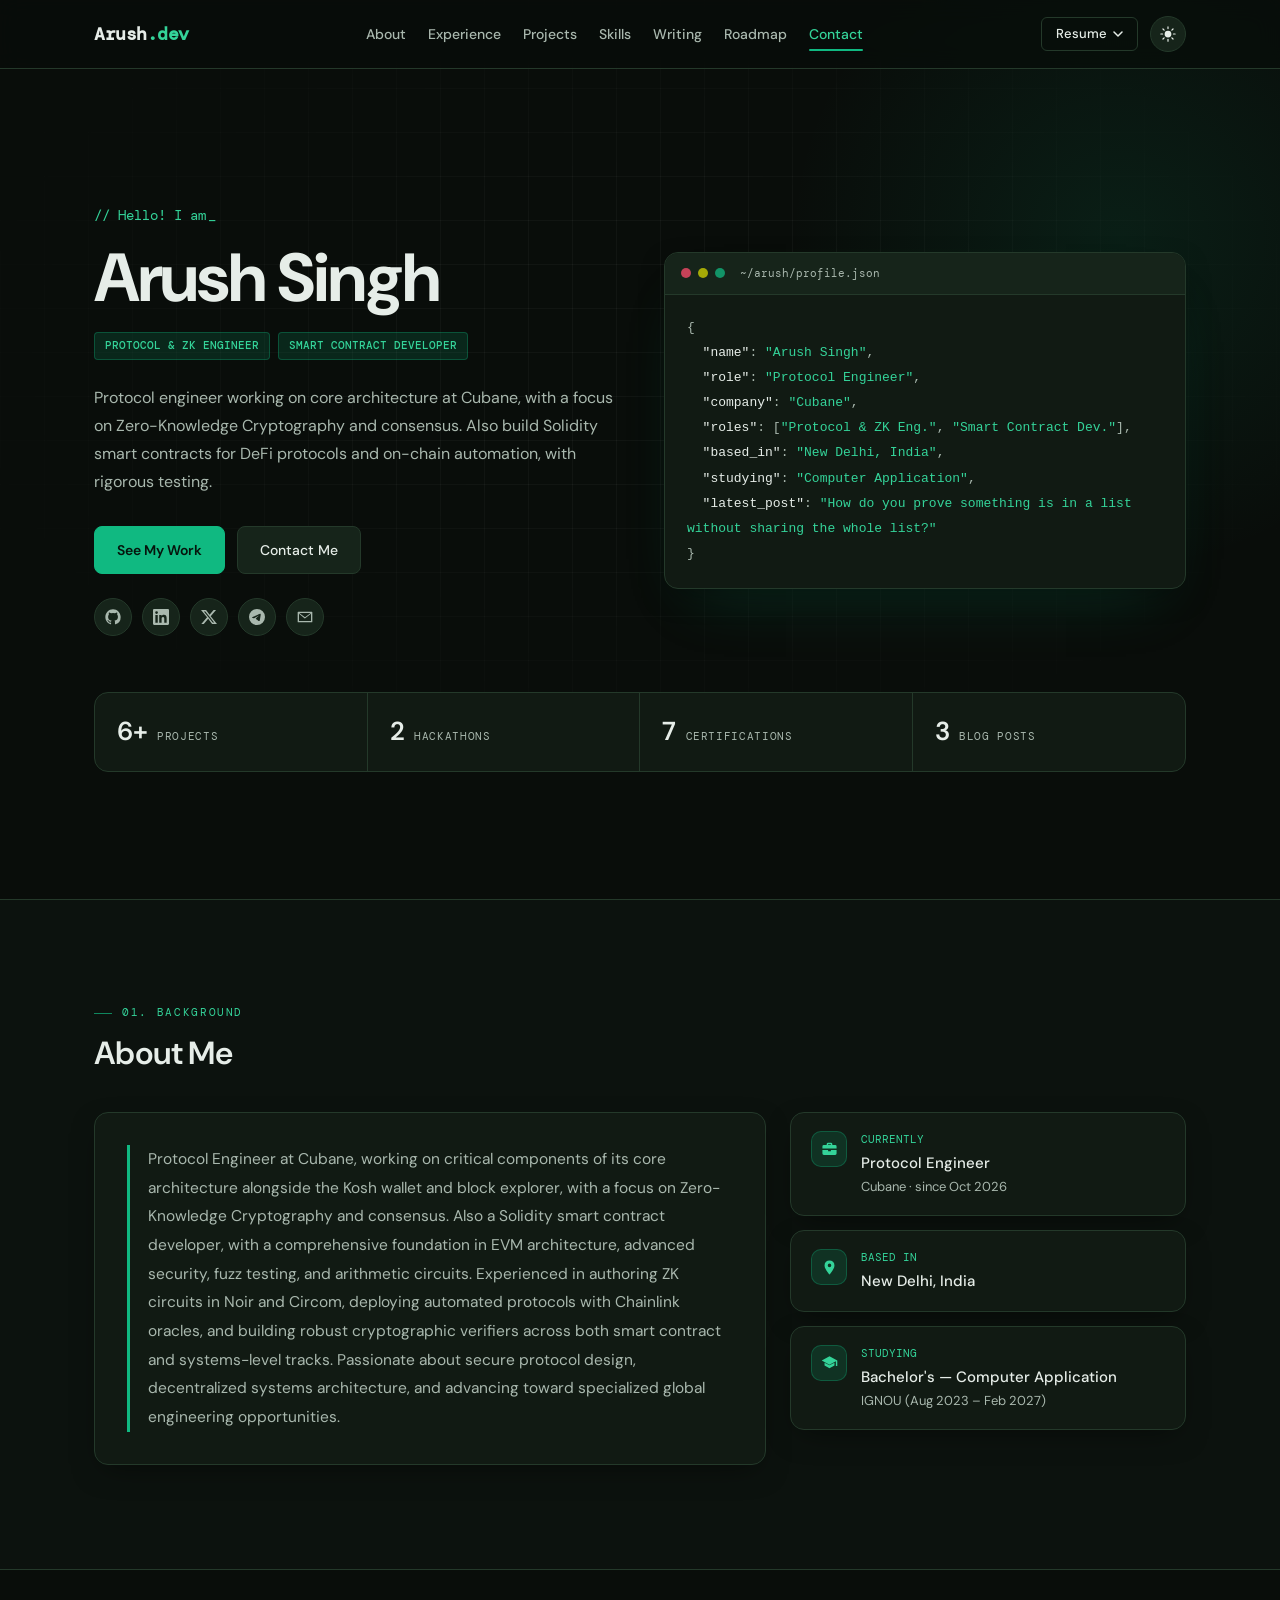
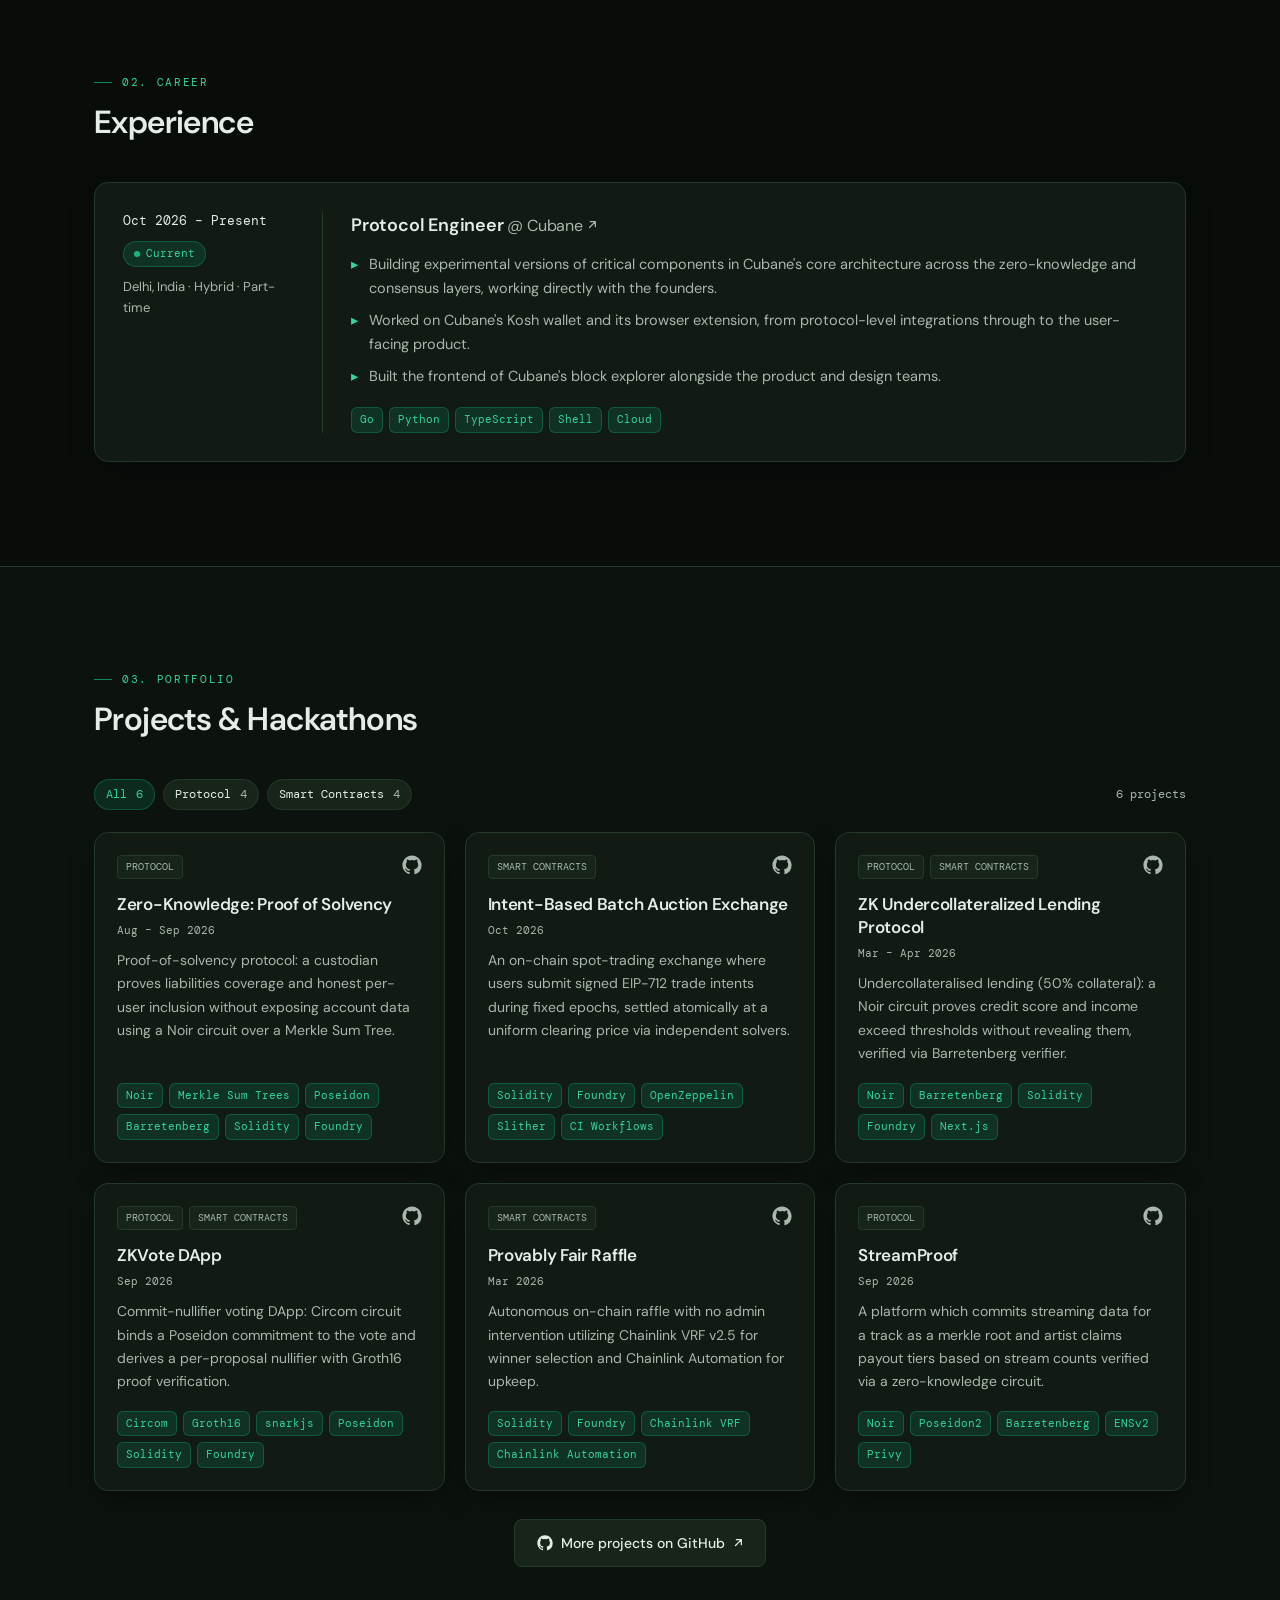
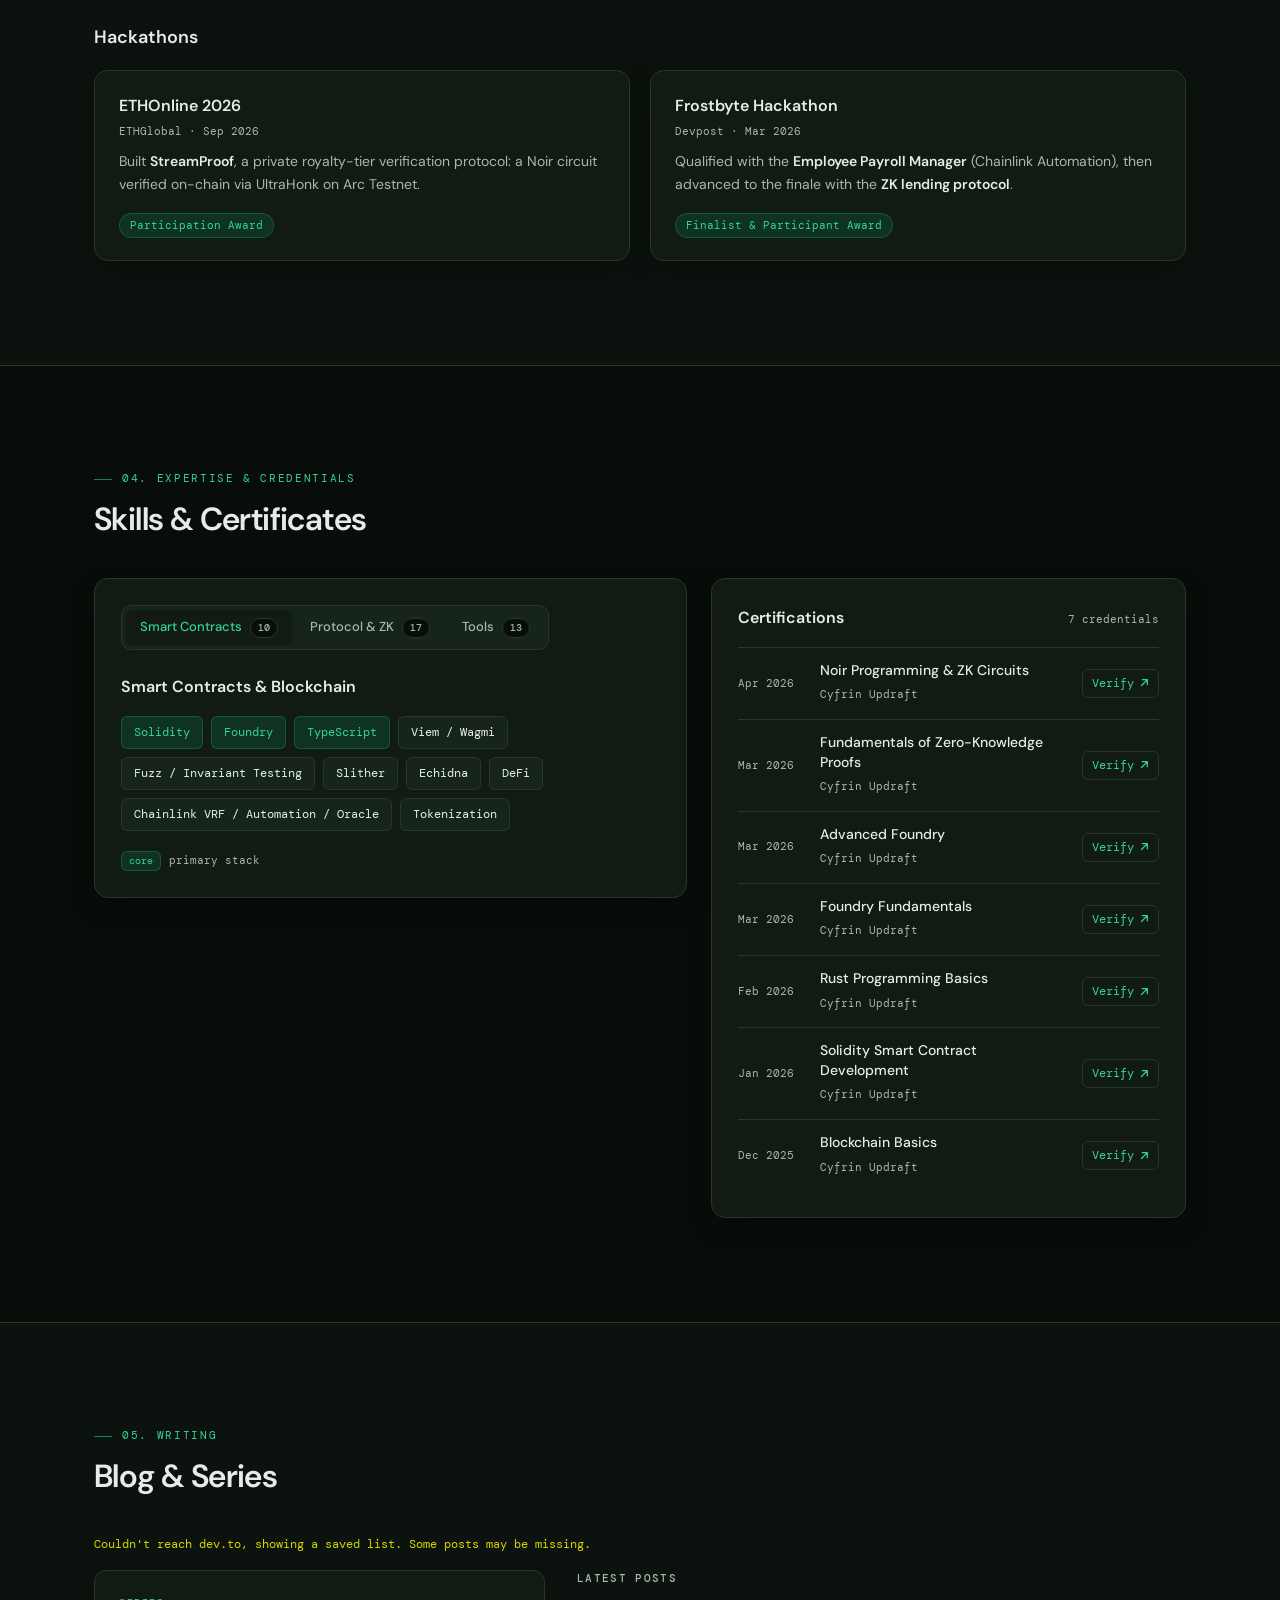
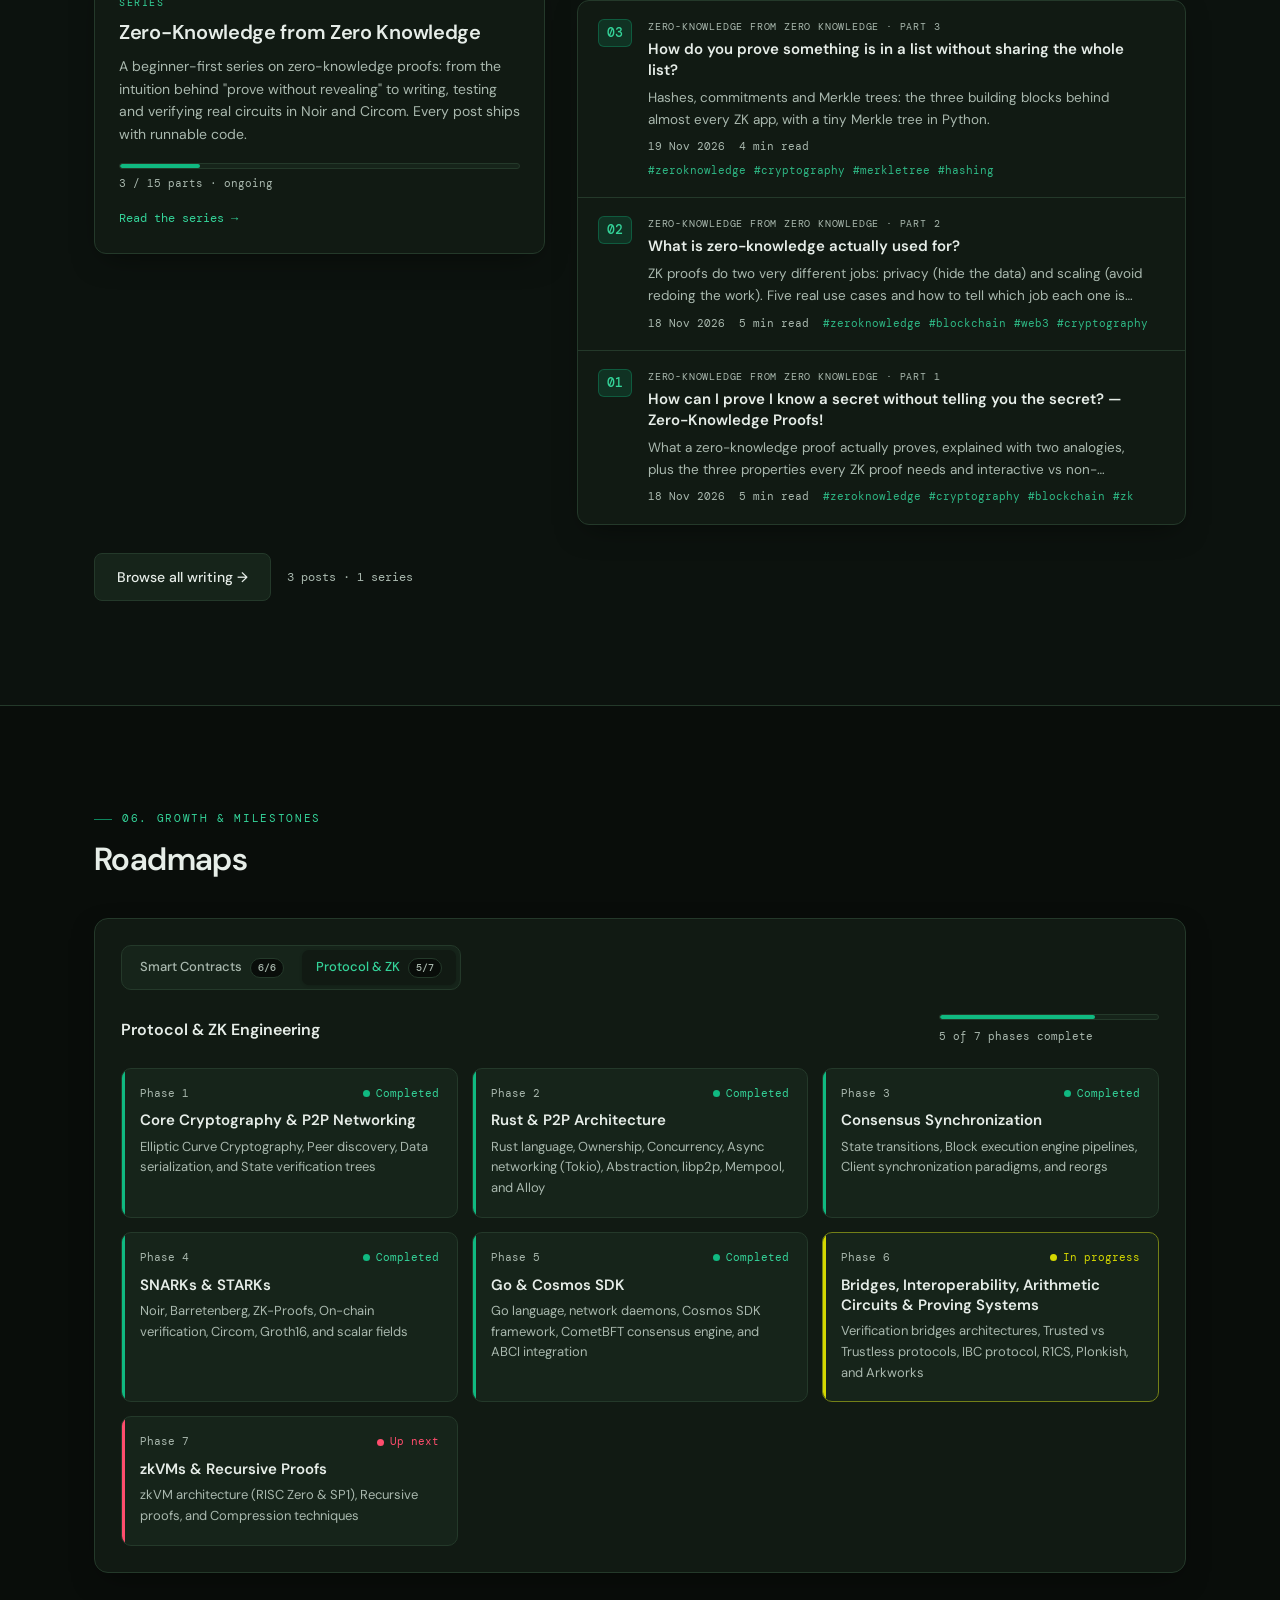
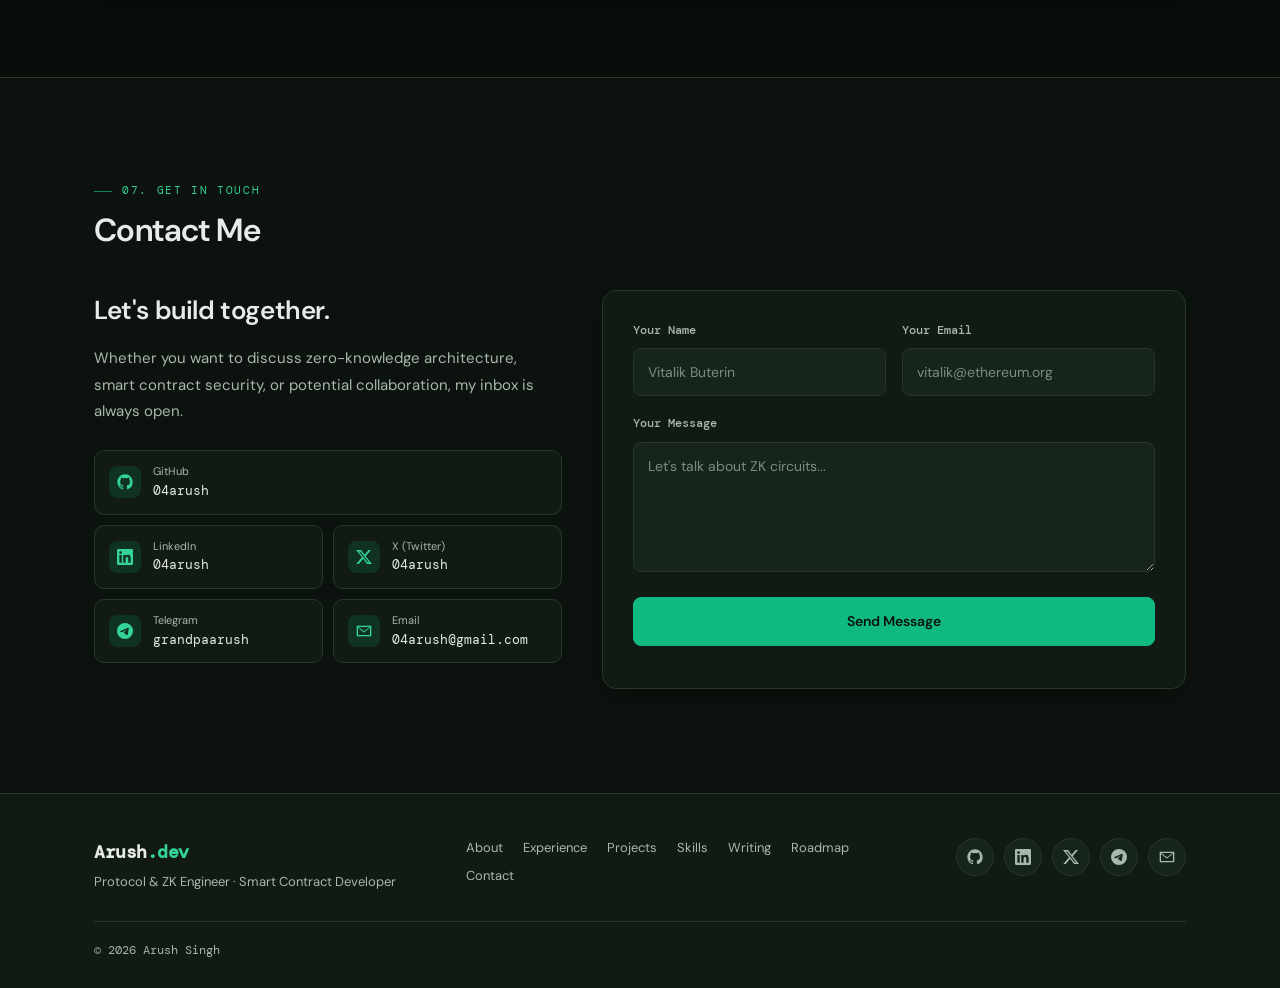
<file: index.html>
<!DOCTYPE html>
<html lang="en" data-theme="dark">

<head>
    <meta charset="UTF-8">
    <meta name="viewport" content="width=device-width, initial-scale=1.0">
    <title>Arush Singh – Portfolio</title>
    <meta name="description" content="Arush Singh: Protocol & ZK Engineer and Smart Contract Developer. Projects, experience and writing on zero-knowledge proofs.">
    <link
        href="https://fonts.googleapis.com/css2?family=DM+Sans:wght@300;400;500;600;700&amp;family=DM+Mono:wght@400;500&amp;display=swap"
        rel="stylesheet">
    <link rel="stylesheet" href="css/style.css">
    <script src="js/theme.js"></script>
    <script src="data/profile.js"></script>
    <script src="js/icons.js"></script>
</head>

<body data-page="home">
    <script src="js/layout.js"></script>

    <!-- Every section is rendered from data/profile.js by js/home.js -->
    <main id="home">
        <noscript>
            <div class="container noscript">
                <h1>Arush Singh</h1>
                <p>Protocol &amp; ZK Engineer · Smart Contract Developer. This site needs JavaScript to show its
                    content. Find me on <a href="https://github.com/04arush">GitHub</a>,
                    <a href="https://linkedin.com/in/04arush">LinkedIn</a> or at 04arush@gmail.com.</p>
            </div>
        </noscript>
    </main>

    <script src="data/blog-config.js"></script>
    <script src="js/blog.js"></script>
    <script src="js/home.js"></script>
    <script src="js/site.js"></script>
</body>

</html>
</file>
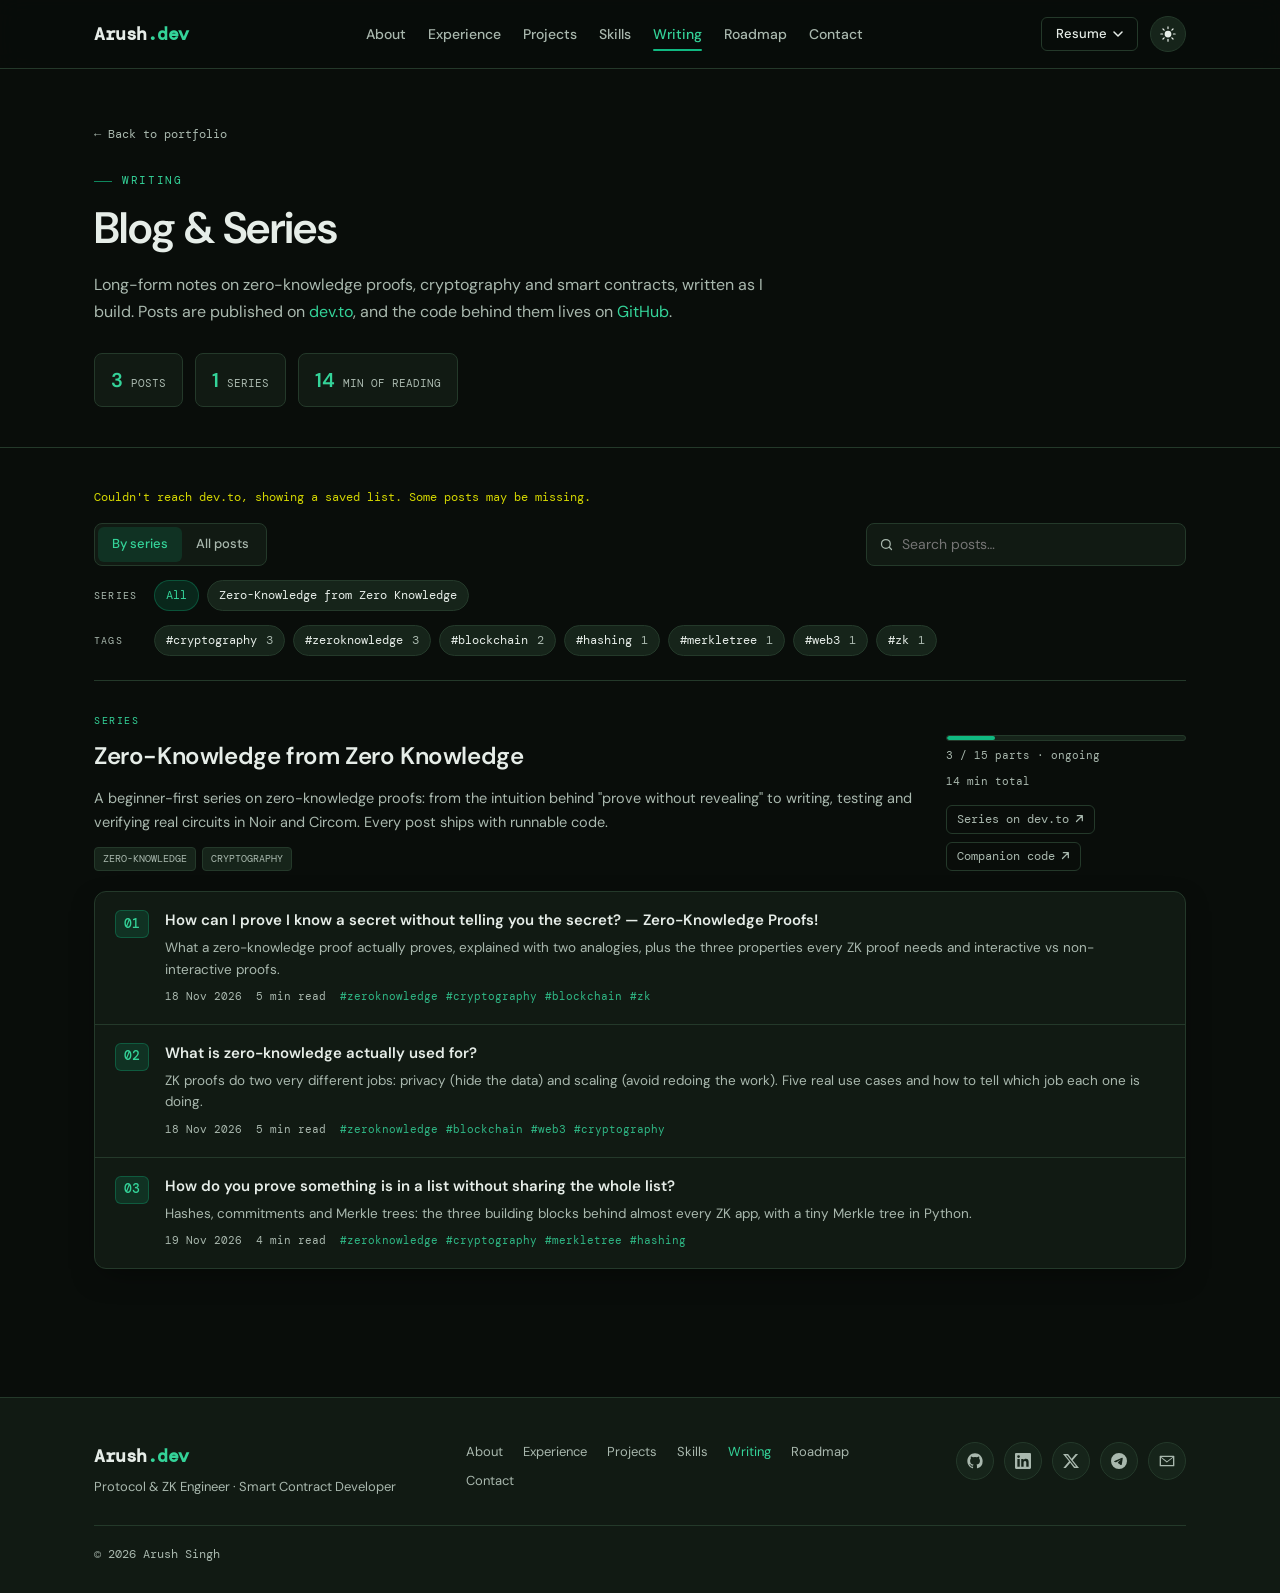
<file: blog.html>
<!DOCTYPE html>
<html lang="en" data-theme="dark">

<head>
    <meta charset="UTF-8">
    <meta name="viewport" content="width=device-width, initial-scale=1.0">
    <title>Writing – Arush Singh</title>
    <meta name="description" content="Blog posts and series by Arush Singh on zero-knowledge proofs, cryptography and smart contracts.">
    <link
        href="https://fonts.googleapis.com/css2?family=DM+Sans:wght@300;400;500;600;700&amp;family=DM+Mono:wght@400;500&amp;display=swap"
        rel="stylesheet">
    <link rel="stylesheet" href="css/style.css">
    <script src="js/theme.js"></script>
    <script src="data/profile.js"></script>
    <script src="js/icons.js"></script>
</head>

<body data-page="blog">

    <script src="js/layout.js"></script>

    <main class="blog-page">
        <section class="blog-hero">
            <div class="container">
                <a href="index.html#writing" class="back-link">← Back to portfolio</a>
                <div class="section-title">Writing</div>
                <h1 class="section-heading blog-page-heading">Blog &amp; Series</h1>
                <p class="blog-intro">
                    Long-form notes on zero-knowledge proofs, cryptography and smart contracts, written as I build.
                    Posts are published on <a href="https://dev.to/grandpaarush" target="_blank" rel="noopener">dev.to</a>,
                    and the code behind them lives on <a href="https://github.com/04arush" target="_blank" rel="noopener">GitHub</a>.
                </p>
                <div class="blog-stats" id="blogStats"></div>
            </div>
        </section>

        <section class="blog-archive-section">
            <div class="container">
                <div id="blogArchive">
                    <div class="blog-loading blog-loading-archive" aria-hidden="true">
                        <div class="skeleton skeleton-row"></div>
                        <div class="skeleton skeleton-row"></div>
                        <div class="skeleton skeleton-row"></div>
                    </div>
                    <noscript><a href="https://dev.to/grandpaarush">Read my posts on dev.to →</a></noscript>
                </div>
            </div>
        </section>
    </main>

    <script src="data/blog-config.js"></script>
    <script src="js/blog.js"></script>
    <script src="js/site.js"></script>
</body>

</html>
</file>
<file: css/style.css>
:root {
    --bg-dark: #090d0a;
    --surface-dark: #111a13;
    --surface-card-dark: #16241a;
    --text-dark: #e6ede8;
    --text-muted-dark: #a9b8ae;
    --border-dark: #24392a;

    --bg-light: #f1f5f2;
    --surface-light: #ffffff;
    --surface-card-light: #f8faf9;
    --text-light: #142019;
    --text-muted-light: #4a5c51;
    --border-light: #d3ddd6;

    --green-primary: #10b981;
    --green-hover: #059669;
    --green-dim: rgba(16, 185, 129, 0.15);
    --green-border: rgba(16, 185, 129, 0.3);

    --yellow-primary: #d4d700;
    --red-primary: #ff4d6d;

    --transition-speed: 0.3s;
}

[data-theme="dark"] {
    --bg: var(--bg-dark);
    --surface: var(--surface-dark);
    --surface-card: var(--surface-card-dark);
    --text: var(--text-dark);
    --text-muted: var(--text-muted-dark);
    --border: var(--border-dark);
    --shadow: 0 10px 30px -10px rgba(0, 0, 0, 0.5);
    --menu-bg: rgba(17, 26, 19, 0.82);
    --header-bg: rgba(9, 13, 10, 0.72);
    --accent-text: #34d399;
    --glow: rgba(16, 185, 129, 0.10);
    --grid-line: rgba(255, 255, 255, 0.035);
}

[data-theme="light"] {
    --bg: var(--bg-light);
    --surface: var(--surface-light);
    --surface-card: var(--surface-card-light);
    --text: var(--text-light);
    --text-muted: var(--text-muted-light);
    --border: var(--border-light);
    --shadow: 0 1px 2px rgba(16, 40, 24, 0.04), 0 8px 24px -8px rgba(16, 40, 24, 0.10);
    --menu-bg: rgba(255, 255, 255, 0.86);
    --header-bg: rgba(241, 245, 242, 0.78);
    --accent-text: #047857;
    --glow: rgba(16, 185, 129, 0.12);
    --grid-line: rgba(10, 40, 20, 0.045);
    --yellow-primary: #a16207;
    --red-primary: #e11d48;
    --green-dim: rgba(16, 185, 129, 0.10);
    --green-border: rgba(4, 120, 87, 0.28);
}


:root {
    --radius: 14px;
    --radius-sm: 8px;
    --header-h: 69px;
    --space-section: 104px;
}

/* ══════════════════════════════════════════════
   Base
   ══════════════════════════════════════════════ */
*, *::before, *::after {
    box-sizing: border-box;
    margin: 0;
    padding: 0;
}

html {
    scroll-behavior: smooth;
    scroll-padding-top: calc(var(--header-h) + 8px);
}

body {
    font-family: 'DM Sans', system-ui, sans-serif;
    background-color: var(--bg);
    color: var(--text);
    line-height: 1.6;
    -webkit-font-smoothing: antialiased;
    -moz-osx-font-smoothing: grayscale;
    text-rendering: optimizeLegibility;
    transition: background-color var(--transition-speed), color var(--transition-speed);
}

button, input, textarea, select { font: inherit; color: inherit; }
img, svg { display: block; }
ol, ul { list-style: none; }

::selection { background: rgba(16, 185, 129, 0.28); color: var(--text); }

:focus-visible {
    outline: 2px solid var(--green-primary);
    outline-offset: 3px;
    border-radius: 4px;
}

.container {
    max-width: 1140px;
    margin: 0 auto;
    padding: 0 24px;
}

.noscript { padding-block: 140px 80px; }
.noscript h1 { margin-bottom: 12px; }
.noscript a { color: var(--accent-text); }

/* Shared surfaces */
.card {
    background: var(--surface);
    border: 1px solid var(--border);
    border-radius: var(--radius);
    box-shadow: var(--shadow);
    transition: border-color 0.2s, transform 0.2s, box-shadow 0.2s, background-color var(--transition-speed);
}

.muted-mono {
    font-family: 'DM Mono', monospace;
    font-size: 11px;
    color: var(--text-muted);
}

.pill {
    display: inline-flex;
    align-items: center;
    gap: 6px;
    font-family: 'DM Mono', monospace;
    font-size: 11px;
    color: var(--accent-text);
    background: var(--green-dim);
    border: 1px solid var(--green-border);
    border-radius: 999px;
    padding: 3px 10px;
}

.pill-live i {
    width: 6px;
    height: 6px;
    border-radius: 50%;
    background: var(--green-primary);
    box-shadow: 0 0 0 0 rgba(16, 185, 129, 0.6);
    animation: live-pulse 2s infinite;
}

@keyframes live-pulse {
    0% { box-shadow: 0 0 0 0 rgba(16, 185, 129, 0.55); }
    70% { box-shadow: 0 0 0 6px rgba(16, 185, 129, 0); }
    100% { box-shadow: 0 0 0 0 rgba(16, 185, 129, 0); }
}

.chips {
    display: flex;
    flex-wrap: wrap;
    gap: 6px;
}

.chip-static,
.stack-chip {
    font-family: 'DM Mono', monospace;
    font-size: 11px;
    color: var(--accent-text);
    background: var(--green-dim);
    border: 1px solid var(--green-border);
    border-radius: 6px;
    padding: 3px 8px;
}

.stack-chip {
    cursor: pointer;
    transition: background 0.2s, color 0.2s, border-color 0.2s;
}

.stack-chip:hover { border-color: var(--green-primary); }

.stack-chip.active {
    background: var(--green-primary);
    border-color: var(--green-primary);
    color: #06140c;
}

/* ══════════════════════════════════════════════
   Header & navigation
   ══════════════════════════════════════════════ */
.site-header {
    position: fixed;
    top: 0;
    left: 0;
    width: 100%;
    background: var(--header-bg);
    border-bottom: 1px solid var(--border);
    z-index: 1000;
    -webkit-backdrop-filter: saturate(160%) blur(12px);
    backdrop-filter: saturate(160%) blur(12px);
    transition: background var(--transition-speed), border-color var(--transition-speed), box-shadow 0.3s;
}

.site-header.scrolled { box-shadow: 0 6px 24px -12px rgba(0, 0, 0, 0.35); }

.nav-container {
    max-width: 1140px;
    margin: 0 auto;
    padding: 16px 24px;
    display: flex;
    align-items: center;
    justify-content: space-between;
    gap: 16px;
}

.logo {
    font-size: 18px;
    font-weight: 600;
    color: var(--text);
    text-decoration: none;
    font-family: 'DM Mono', monospace;
    letter-spacing: -0.5px;
}

.logo span { color: var(--accent-text); }

.nav-links {
    display: flex;
    align-items: center;
    gap: 22px;
}

.nav-links a {
    position: relative;
    padding: 4px 0;
    text-decoration: none;
    color: var(--text-muted);
    font-size: 14px;
    font-weight: 500;
    transition: color 0.2s;
}

.nav-links a::after {
    content: '';
    position: absolute;
    left: 0;
    right: 0;
    bottom: -2px;
    height: 2px;
    border-radius: 2px;
    background: var(--green-primary);
    transform: scaleX(0);
    transition: transform 0.25s ease;
}

.nav-links a:hover,
.nav-links a.active { color: var(--accent-text); }
.nav-links a.active::after { transform: scaleX(1); }

.nav-right {
    display: flex;
    align-items: center;
    gap: 12px;
}

.resume-dropdown-wrapper { position: relative; }

.resume-btn {
    background: transparent;
    border: 1px solid var(--border);
    color: var(--text);
    padding: 6px 14px;
    font-size: 13px;
    font-weight: 500;
    border-radius: 6px;
    cursor: pointer;
    display: flex;
    align-items: center;
    gap: 6px;
    transition: all 0.2s;
}

.resume-btn:hover {
    border-color: var(--green-primary);
    color: var(--accent-text);
}

.resume-popup {
    position: absolute;
    top: calc(100% + 8px);
    right: 0;
    background: var(--surface);
    border: 1px solid var(--border);
    border-radius: var(--radius-sm);
    padding: 6px;
    width: 230px;
    box-shadow: var(--shadow);
    display: none;
    flex-direction: column;
    gap: 2px;
    z-index: 1001;
}

.resume-popup.show { display: flex; }

.resume-popup a {
    text-decoration: none;
    color: var(--text);
    font-size: 13px;
    padding: 8px 12px;
    border-radius: 6px;
    transition: background 0.2s, color 0.2s;
}

.resume-popup a:hover {
    background: var(--green-dim);
    color: var(--accent-text);
}

.icon-btn {
    background: var(--surface-card);
    border: 1px solid var(--border);
    border-radius: 50%;
    width: 36px;
    height: 36px;
    flex-shrink: 0;
    display: flex;
    align-items: center;
    justify-content: center;
    cursor: pointer;
    color: var(--text);
    transition: all 0.2s;
}

.icon-btn:hover {
    border-color: var(--green-primary);
    color: var(--accent-text);
}

.theme-switch svg {
    width: 18px;
    height: 18px;
    fill: currentColor;
}

[data-theme="dark"] .moon-icon,
[data-theme="light"] .sun-icon { display: none; }

.menu-toggle {
    display: none;
    flex-direction: column;
    gap: 4px;
}

.menu-toggle span {
    display: block;
    width: 16px;
    height: 2px;
    background: currentColor;
    border-radius: 2px;
    transition: transform 0.3s ease, opacity 0.2s ease;
}

.menu-toggle.open span:nth-child(1) { transform: translateY(6px) rotate(45deg); }
.menu-toggle.open span:nth-child(2) { opacity: 0; }
.menu-toggle.open span:nth-child(3) { transform: translateY(-6px) rotate(-45deg); }

.mobile-menu {
    display: none;
    position: fixed;
    top: var(--header-h);
    left: 0;
    width: 100%;
    z-index: 999;
    background: var(--menu-bg);
    -webkit-backdrop-filter: blur(10px);
    backdrop-filter: blur(10px);
    border-bottom: 1px solid var(--border);
    box-shadow: var(--shadow);
    transform: translateY(-100%);
    opacity: 0;
    visibility: hidden;
    transition: transform 0.35s ease, opacity 0.3s ease, visibility 0s linear 0.35s;
}

.mobile-menu.open {
    transform: translateY(0);
    opacity: 1;
    visibility: visible;
    transition: transform 0.35s ease, opacity 0.3s ease, visibility 0s;
}

.mobile-menu a {
    display: block;
    padding: 15px 24px;
    color: var(--text);
    text-decoration: none;
    font-size: 15px;
    font-weight: 500;
    border-bottom: 1px solid var(--border);
    transition: color 0.2s, background 0.2s;
}

.mobile-menu a:last-child { border-bottom: none; }

.mobile-menu a:hover,
.mobile-menu a.active {
    color: var(--accent-text);
    background: var(--green-dim);
}

/* ══════════════════════════════════════════════
   Sections & shared type
   ══════════════════════════════════════════════ */
section {
    padding: var(--space-section) 0;
    border-bottom: 1px solid var(--border);
}

.section:nth-of-type(even) {
    background: color-mix(in srgb, var(--surface) 40%, var(--bg));
}

.section-head { margin-bottom: 40px; }

.section-title {
    font-size: 11px;
    font-family: 'DM Mono', monospace;
    text-transform: uppercase;
    letter-spacing: 0.15em;
    color: var(--accent-text);
    margin-bottom: 12px;
}

.section-title::before {
    content: '';
    display: inline-block;
    width: 18px;
    height: 1px;
    background: var(--green-primary);
    vertical-align: middle;
    margin-right: 10px;
    opacity: 0.7;
}

.section-heading {
    font-size: 32px;
    font-weight: 600;
    letter-spacing: -0.6px;
    line-height: 1.2;
    margin-bottom: 40px;
}

.section-head .section-heading { margin-bottom: 0; }

.sub-heading {
    font-size: 18px;
    font-weight: 600;
    margin: 56px 0 18px;
}

.panel-title {
    font-size: 16px;
    font-weight: 600;
    margin-bottom: 16px;
}

/* Buttons */
.btn {
    display: inline-flex;
    align-items: center;
    justify-content: center;
    gap: 8px;
    padding: 12px 22px;
    border-radius: var(--radius-sm);
    font-weight: 500;
    font-size: 14px;
    text-decoration: none;
    transition: all 0.2s;
    cursor: pointer;
}

.btn-primary {
    background: var(--green-primary);
    color: #06140c;
    border: 1px solid var(--green-primary);
    font-weight: 600;
}

.btn-primary:hover { background: var(--green-hover); border-color: var(--green-hover); }
.btn-primary:disabled { opacity: 0.6; cursor: wait; }

.btn-secondary {
    background: var(--surface-card);
    color: var(--text);
    border: 1px solid var(--border);
}

.btn-secondary:hover {
    border-color: var(--green-primary);
    color: var(--accent-text);
}

.btn-block { width: 100%; }

/* Social icons */
.social-links {
    display: flex;
    flex-wrap: wrap;
    gap: 10px;
    align-items: center;
}

.social-icon-link {
    width: 38px;
    height: 38px;
    border-radius: 50%;
    background: var(--surface-card);
    border: 1px solid var(--border);
    display: flex;
    align-items: center;
    justify-content: center;
    color: var(--text-muted);
    transition: all 0.2s;
}

.social-icon-link svg {
    width: 16px;
    height: 16px;
    fill: currentColor;
}

.social-icon-link:hover {
    border-color: var(--green-primary);
    color: var(--accent-text);
    transform: translateY(-2px);
}

/* Tabs */
.tab-list {
    display: flex;
    flex-wrap: wrap;
    gap: 4px;
    padding: 4px;
    background: var(--surface-card);
    border: 1px solid var(--border);
    border-radius: 10px;
    margin-bottom: 24px;
    width: fit-content;
    max-width: 100%;
}

.tab-list [role="tab"] {
    display: inline-flex;
    align-items: center;
    gap: 8px;
    background: none;
    border: none;
    color: var(--text-muted);
    font-size: 13px;
    font-weight: 500;
    padding: 7px 14px;
    border-radius: 7px;
    cursor: pointer;
    transition: background 0.2s, color 0.2s;
}

.tab-list [role="tab"]:hover { color: var(--text); }

.tab-list [role="tab"][aria-selected="true"] {
    background: var(--surface);
    color: var(--accent-text);
    box-shadow: 0 1px 3px rgba(0, 0, 0, 0.15);
}

.tab-badge {
    font-family: 'DM Mono', monospace;
    font-size: 10px;
    color: var(--text-muted);
    background: var(--bg);
    border: 1px solid var(--border);
    border-radius: 999px;
    padding: 1px 7px;
}

.tab-panel { animation: panel-in 0.25s ease; }

@keyframes panel-in {
    from { opacity: 0; transform: translateY(4px); }
    to { opacity: 1; transform: none; }
}

/* ══════════════════════════════════════════════
   Hero
   ══════════════════════════════════════════════ */
.hero {
    position: relative;
    overflow: hidden;
    isolation: isolate;
    min-height: 100vh;
    display: flex;
    flex-direction: column;
    justify-content: center;
    gap: 56px;
    padding: calc(var(--header-h) + 64px) 0 56px;
}

.hero::before {
    content: '';
    position: absolute;
    inset: 0;
    z-index: -1;
    background-image:
        linear-gradient(var(--grid-line) 1px, transparent 1px),
        linear-gradient(90deg, var(--grid-line) 1px, transparent 1px);
    background-size: 44px 44px;
    -webkit-mask-image: radial-gradient(ellipse 75% 65% at 50% 40%, #000 25%, transparent 78%);
    mask-image: radial-gradient(ellipse 75% 65% at 50% 40%, #000 25%, transparent 78%);
}

.hero::after {
    content: '';
    position: absolute;
    z-index: -1;
    width: 720px;
    height: 720px;
    right: -200px;
    top: -120px;
    border-radius: 50%;
    background: radial-gradient(circle, var(--glow), transparent 65%);
    pointer-events: none;
}

.hero > .container { width: 100%; }

.hero-grid {
    display: grid;
    grid-template-columns: minmax(0, 1fr) minmax(0, 1fr);
    gap: 48px;
    align-items: center;
}

.hero-greeting {
    font-family: 'DM Mono', monospace;
    font-size: 14px;
    color: var(--accent-text);
    margin-bottom: 16px;
}

.hero-greeting::after {
    content: '_';
    margin-left: 2px;
    animation: caret-blink 1.1s steps(1) infinite;
}

@keyframes caret-blink { 50% { opacity: 0; } }

.hero-name {
    font-size: clamp(42px, 7vw, 68px);
    font-weight: 700;
    letter-spacing: -2px;
    line-height: 1.05;
    margin-bottom: 18px;
}

.hero-roles {
    display: flex;
    flex-wrap: wrap;
    gap: 8px;
    margin-bottom: 24px;
}

.role-badge {
    font-family: 'DM Mono', monospace;
    font-size: 11px;
    font-weight: 500;
    text-transform: uppercase;
    padding: 4px 10px;
    background: var(--green-dim);
    color: var(--accent-text);
    border: 1px solid var(--green-border);
    border-radius: 4px;
}

.hero-desc {
    font-size: 16px;
    color: var(--text-muted);
    line-height: 1.75;
    max-width: 580px;
    margin-bottom: 30px;
}

.hero-actions {
    display: flex;
    flex-wrap: wrap;
    gap: 12px;
    margin-bottom: 24px;
}

/* profile.json card */
.hero-card {
    background: var(--surface);
    border: 1px solid var(--border);
    border-radius: var(--radius);
    box-shadow: var(--shadow), 0 30px 60px -30px rgba(16, 185, 129, 0.25);
    overflow: hidden;
}

.hero-card-bar {
    display: flex;
    align-items: center;
    gap: 7px;
    padding: 12px 16px;
    border-bottom: 1px solid var(--border);
    background: var(--surface-card);
}

.hero-card-bar .dot {
    width: 10px;
    height: 10px;
    border-radius: 50%;
    background: var(--border);
}

.hero-card-bar .dot:nth-child(1) { background: var(--red-primary); opacity: 0.75; }
.hero-card-bar .dot:nth-child(2) { background: var(--yellow-primary); opacity: 0.75; }
.hero-card-bar .dot:nth-child(3) { background: var(--green-primary); opacity: 0.75; }

.hero-card-file {
    margin-left: 8px;
    font-family: 'DM Mono', monospace;
    font-size: 11px;
    color: var(--text-muted);
}

.hero-code {
    font-family: 'DM Mono', monospace;
    font-size: 13px;
    line-height: 1.85;
    color: var(--text-muted);
    padding: 20px 22px 22px;
    white-space: pre-wrap;
    word-break: break-word;
    overflow-x: auto;
}

.j-key { color: var(--text); }
.j-str { color: var(--accent-text); }
.j-link { text-decoration: none; }
.j-link:hover { text-decoration: underline; text-underline-offset: 3px; }

/* Stats strip */
.hero-stats {
    display: grid;
    grid-template-columns: repeat(4, 1fr);
    border: 1px solid var(--border);
    border-radius: var(--radius);
    background: var(--surface);
    overflow: hidden;
}

.hero-stat {
    display: flex;
    align-items: baseline;
    gap: 10px;
    padding: 18px 22px;
    text-decoration: none;
    color: var(--text-muted);
    border-right: 1px solid var(--border);
    transition: background 0.2s;
}

.hero-stat:last-child { border-right: none; }
.hero-stat:hover { background: var(--surface-card); }

.hero-stat b {
    font-size: 26px;
    font-weight: 600;
    color: var(--text);
    letter-spacing: -0.5px;
}

.hero-stat span {
    font-family: 'DM Mono', monospace;
    font-size: 11px;
    text-transform: uppercase;
    letter-spacing: 0.06em;
}

/* ══════════════════════════════════════════════
   About
   ══════════════════════════════════════════════ */
.about-grid {
    display: grid;
    grid-template-columns: minmax(0, 1.7fr) minmax(0, 1fr);
    gap: 24px;
    align-items: start;
}

.about-card { padding: 32px; }

.about-text {
    font-size: 15.5px;
    color: var(--text-muted);
    line-height: 1.85;
    border-left: 3px solid var(--green-primary);
    padding-left: 18px;
}

.fact-list {
    display: flex;
    flex-direction: column;
    gap: 14px;
}

.fact {
    display: flex;
    gap: 14px;
    align-items: flex-start;
    padding: 18px 20px;
}

.fact:hover { border-color: var(--green-border); }

.fact-icon {
    flex-shrink: 0;
    width: 36px;
    height: 36px;
    border-radius: 10px;
    display: flex;
    align-items: center;
    justify-content: center;
    background: var(--green-dim);
    border: 1px solid var(--green-border);
    color: var(--accent-text);
}

.fact-icon svg { width: 17px; height: 17px; fill: currentColor; }

.fact-label {
    font-family: 'DM Mono', monospace;
    font-size: 11px;
    text-transform: uppercase;
    color: var(--accent-text);
    margin-bottom: 2px;
}

.fact-value { font-size: 15px; font-weight: 500; }
.fact-sub { font-size: 13px; color: var(--text-muted); margin-top: 2px; }

/* ══════════════════════════════════════════════
   Experience
   ══════════════════════════════════════════════ */
.xp-list {
    display: flex;
    flex-direction: column;
    gap: 18px;
}

.xp {
    display: grid;
    grid-template-columns: 200px minmax(0, 1fr);
    gap: 28px;
    padding: 28px;
}

.xp:hover { border-color: var(--green-border); }

.xp-when {
    display: flex;
    flex-direction: column;
    align-items: flex-start;
    gap: 10px;
    padding-right: 24px;
    border-right: 1px solid var(--border);
}

.xp-date {
    font-family: 'DM Mono', monospace;
    font-size: 13px;
    color: var(--text);
}

.xp-meta { font-size: 13px; color: var(--text-muted); }

.xp-role {
    font-size: 18px;
    font-weight: 600;
    letter-spacing: -0.2px;
    margin-bottom: 14px;
}

.xp-org {
    display: inline-flex;
    align-items: center;
    gap: 4px;
    font-weight: 400;
    font-size: 16px;
    color: var(--text-muted);
    text-decoration: none;
    transition: color 0.2s;
}

a.xp-org:hover { color: var(--accent-text); }
.i-ext { width: 10px; height: 10px; }

.xp-points { margin-bottom: 18px; }

.xp-points li {
    position: relative;
    padding-left: 18px;
    font-size: 14.5px;
    color: var(--text-muted);
    line-height: 1.65;
    margin-bottom: 8px;
}

.xp-points li::before {
    content: '▸';
    position: absolute;
    left: 0;
    color: var(--accent-text);
}

/* ══════════════════════════════════════════════
   Projects
   ══════════════════════════════════════════════ */
.filter-bar {
    display: flex;
    flex-wrap: wrap;
    align-items: center;
    justify-content: space-between;
    gap: 12px;
    margin-bottom: 22px;
}

.filter-status {
    display: flex;
    align-items: center;
    gap: 10px;
    font-family: 'DM Mono', monospace;
    font-size: 12px;
    color: var(--text-muted);
}

.chip-clear {
    background: var(--green-dim);
    border-color: var(--green-border);
    color: var(--accent-text);
}

.projects-grid {
    display: grid;
    grid-template-columns: repeat(3, minmax(0, 1fr));
    gap: 20px;
}

.project-card {
    display: flex;
    flex-direction: column;
    padding: 22px;
}

.project-card[hidden] { display: none; }

.project-card:hover {
    transform: translateY(-4px);
    border-color: var(--green-primary);
    box-shadow: 0 16px 36px -18px rgba(16, 185, 129, 0.35);
}

.project-top {
    display: flex;
    justify-content: space-between;
    align-items: flex-start;
    gap: 12px;
    margin-bottom: 14px;
}

.project-cats {
    display: flex;
    flex-wrap: wrap;
    gap: 6px;
}

.project-badge {
    display: inline-block;
    font-family: 'DM Mono', monospace;
    font-size: 10px;
    text-transform: uppercase;
    padding: 3px 8px;
    background: var(--surface-card);
    border: 1px solid var(--border);
    color: var(--text-muted);
    border-radius: 4px;
}

.github-svg-link {
    color: var(--text-muted);
    transition: color 0.2s;
}

.github-svg-link:hover { color: var(--accent-text); }

.github-svg-link svg {
    width: 20px;
    height: 20px;
    fill: currentColor;
}

.project-title {
    font-size: 17px;
    font-weight: 600;
    letter-spacing: -0.3px;
    line-height: 1.35;
    margin-bottom: 10px;
}

.project-title a {
    color: var(--text);
    text-decoration: none;
    transition: color 0.2s;
}

.project-title a:hover { color: var(--accent-text); }

.card-date {
    font-family: 'DM Mono', monospace;
    font-size: 11px;
    color: var(--text-muted);
    margin: -4px 0 10px;
}

.project-desc {
    font-size: 14px;
    color: var(--text-muted);
    line-height: 1.65;
    margin-bottom: 18px;
    flex-grow: 1;
}

.more-row {
    display: flex;
    justify-content: center;
    margin-top: 28px;
}

.more-btn svg { width: 16px; height: 16px; fill: currentColor; }
.more-btn .i-ext { width: 10px; height: 10px; fill: none; }

.hack-grid {
    display: grid;
    grid-template-columns: repeat(2, minmax(0, 1fr));
    gap: 20px;
}

.hack-card { padding: 22px 24px; }
.hack-card:hover { border-color: var(--green-border); }

.hack-card h4 {
    font-size: 16px;
    font-weight: 600;
    margin-bottom: 8px;
}

.hack-card h4 a { color: var(--text); text-decoration: none; }

.hack-card p {
    font-size: 14px;
    color: var(--text-muted);
    line-height: 1.65;
    margin-bottom: 14px;
}

.hack-card p b { color: var(--text); font-weight: 600; }

/* ══════════════════════════════════════════════
   Skills & certificates
   ══════════════════════════════════════════════ */
.skills-grid {
    display: grid;
    grid-template-columns: minmax(0, 1.25fr) minmax(0, 1fr);
    gap: 24px;
    align-items: start;
}

.skills-card,
.cert-card-wrap { padding: 26px; }
.skills-card { position: sticky; top: calc(var(--header-h) + 20px); }

.skill-tags-flex {
    display: flex;
    flex-wrap: wrap;
    gap: 8px;
}

.skill-tag {
    font-family: 'DM Mono', monospace;
    font-size: 12px;
    background: var(--surface-card);
    border: 1px solid var(--border);
    padding: 6px 12px;
    border-radius: 6px;
    color: var(--text);
}

.skill-tag.highlight {
    background: var(--green-dim);
    border-color: var(--green-border);
    color: var(--accent-text);
}

.legend {
    display: flex;
    align-items: center;
    gap: 8px;
    margin-top: 20px;
    font-family: 'DM Mono', monospace;
    font-size: 11px;
    color: var(--text-muted);
}

.legend .skill-tag { padding: 1px 7px; font-size: 10px; }

.cert-head {
    display: flex;
    justify-content: space-between;
    align-items: baseline;
    gap: 12px;
}

.cert-list { display: flex; flex-direction: column; }

.cert-row {
    display: grid;
    grid-template-columns: 68px minmax(0, 1fr) auto;
    gap: 14px;
    align-items: center;
    padding: 13px 0;
    border-top: 1px solid var(--border);
}

.cert-date {
    font-family: 'DM Mono', monospace;
    font-size: 11px;
    color: var(--text-muted);
}

.cert-info h4 {
    font-size: 14px;
    font-weight: 500;
    line-height: 1.4;
}

.cert-info span {
    font-family: 'DM Mono', monospace;
    font-size: 11px;
    color: var(--text-muted);
}

.cert-link {
    display: inline-flex;
    align-items: center;
    gap: 5px;
    font-family: 'DM Mono', monospace;
    font-size: 12px;
    color: var(--accent-text);
    text-decoration: none;
    border: 1px solid var(--border);
    border-radius: 6px;
    padding: 4px 9px;
    white-space: nowrap;
    transition: border-color 0.2s;
}

.cert-link:hover { border-color: var(--green-primary); }

/* ══════════════════════════════════════════════
   Roadmap
   ══════════════════════════════════════════════ */
.road-card { padding: 26px; }

.road-head {
    display: flex;
    flex-wrap: wrap;
    justify-content: space-between;
    align-items: center;
    gap: 12px 24px;
    margin-bottom: 22px;
}

.road-head .panel-title { margin-bottom: 0; }

.road-progress {
    display: flex;
    flex-direction: column;
    gap: 2px;
    min-width: 220px;
}

.phase-grid {
    display: grid;
    grid-template-columns: repeat(auto-fill, minmax(250px, 1fr));
    gap: 14px;
    counter-reset: phase;
}

.phase {
    --phase-color: var(--green-primary);
    position: relative;
    background: var(--surface-card);
    border: 1px solid var(--border);
    border-radius: 10px;
    padding: 16px 18px 18px;
    overflow: hidden;
}

.phase::before {
    content: '';
    position: absolute;
    left: 0;
    top: 0;
    bottom: 0;
    width: 3px;
    background: var(--phase-color);
}

.phase-ongoing {
    --phase-color: var(--yellow-primary);
    border-color: color-mix(in srgb, var(--yellow-primary) 45%, var(--border));
}

.phase-upcoming { --phase-color: var(--red-primary); }

.phase-top {
    display: flex;
    justify-content: space-between;
    align-items: center;
    gap: 8px;
    margin-bottom: 8px;
}

.phase-no {
    font-family: 'DM Mono', monospace;
    font-size: 11px;
    color: var(--text-muted);
}

.phase-status {
    display: inline-flex;
    align-items: center;
    gap: 6px;
    font-family: 'DM Mono', monospace;
    font-size: 11px;
    color: var(--phase-color);
}

.phase-done .phase-status { color: var(--accent-text); }

.phase-status i {
    width: 7px;
    height: 7px;
    border-radius: 50%;
    background: var(--phase-color);
}

.phase-ongoing .phase-status i { animation: live-pulse-y 2s infinite; }

@keyframes live-pulse-y {
    0% { box-shadow: 0 0 0 0 rgba(212, 215, 0, 0.5); }
    70% { box-shadow: 0 0 0 6px rgba(212, 215, 0, 0); }
    100% { box-shadow: 0 0 0 0 rgba(212, 215, 0, 0); }
}

.phase h4 {
    font-size: 15px;
    font-weight: 600;
    line-height: 1.35;
    margin-bottom: 6px;
}

.phase p {
    font-size: 13px;
    color: var(--text-muted);
    line-height: 1.6;
}

/* ══════════════════════════════════════════════
   Contact
   ══════════════════════════════════════════════ */
#contact { border-bottom: none; }

.contact-grid {
    display: grid;
    grid-template-columns: minmax(0, 1fr) minmax(0, 1.25fr);
    gap: 40px;
    align-items: start;
}

.contact-info-side h3 {
    font-size: 26px;
    font-weight: 600;
    letter-spacing: -0.4px;
    margin-bottom: 14px;
}

.contact-info-side p {
    font-size: 15px;
    color: var(--text-muted);
    line-height: 1.75;
    margin-bottom: 26px;
}

.contact-direct-links {
    display: grid;
    grid-template-columns: repeat(2, minmax(0, 1fr));
    gap: 10px;
}

.contact-direct-item {
    display: flex;
    align-items: center;
    gap: 12px;
    padding: 12px 14px;
    background: var(--surface);
    border: 1px solid var(--border);
    border-radius: 10px;
    color: var(--text);
    text-decoration: none;
    font-size: 13px;
    font-family: 'DM Mono', monospace;
    min-width: 0;
    transition: border-color 0.2s, transform 0.2s;
}

.contact-direct-item:first-child { grid-column: 1 / -1; }

.contact-direct-item:hover {
    border-color: var(--green-primary);
    transform: translateY(-2px);
}

.contact-direct-item > span:last-child {
    display: flex;
    flex-direction: column;
    min-width: 0;
    overflow-wrap: anywhere;
}

.contact-direct-item small {
    font-family: 'DM Sans', sans-serif;
    font-size: 11px;
    color: var(--text-muted);
}

.contact-icon {
    flex-shrink: 0;
    width: 32px;
    height: 32px;
    border-radius: 8px;
    display: flex;
    align-items: center;
    justify-content: center;
    background: var(--green-dim);
    color: var(--accent-text);
}

.contact-icon svg { width: 16px; height: 16px; fill: currentColor; }

.contact-form-card { padding: 30px; }

.form-row {
    display: grid;
    grid-template-columns: 1fr 1fr;
    gap: 16px;
}

.form-group { margin-bottom: 18px; }

.form-group label {
    display: block;
    font-size: 12px;
    font-weight: 500;
    margin-bottom: 8px;
    font-family: 'DM Mono', monospace;
    color: var(--text-muted);
}

.form-control {
    width: 100%;
    background: var(--surface-card);
    border: 1px solid var(--border);
    padding: 12px 14px;
    border-radius: var(--radius-sm);
    color: var(--text);
    font-size: 14px;
    transition: border-color 0.2s, box-shadow 0.2s;
}

.form-control::placeholder { color: var(--text-muted); opacity: 0.7; }

.form-control:focus {
    outline: none;
    border-color: var(--green-primary);
    box-shadow: 0 0 0 3px var(--green-dim);
}

textarea.form-control {
    resize: vertical;
    min-height: 130px;
}

.form-status {
    font-size: 13px;
    margin-top: 12px;
    font-family: 'DM Mono', monospace;
}

.form-status.success { color: var(--accent-text); }
.form-status.error { color: var(--red-primary); }

/* ══════════════════════════════════════════════
   Footer
   ══════════════════════════════════════════════ */
.site-footer {
    border-top: 1px solid var(--border);
    background: var(--surface);
    padding: 44px 0 28px;
}

.footer-inner {
    display: flex;
    flex-wrap: wrap;
    align-items: flex-start;
    justify-content: space-between;
    gap: 28px;
    padding-bottom: 28px;
}

.footer-brand p {
    margin-top: 6px;
    font-size: 13px;
    color: var(--text-muted);
}

.footer-nav {
    display: flex;
    flex-wrap: wrap;
    gap: 8px 20px;
    max-width: 420px;
}

.footer-nav a {
    font-size: 13px;
    color: var(--text-muted);
    text-decoration: none;
    transition: color 0.2s;
}

.footer-nav a:hover,
.footer-nav a.active { color: var(--accent-text); }

.footer-base {
    position: relative;
    padding-top: 20px;
    font-family: 'DM Mono', monospace;
    font-size: 12px;
    color: var(--text-muted);
}

/* ══════════════════════════════════════════════
   Writing / Blog
   ══════════════════════════════════════════════ */
.blog-home-grid {
    display: grid;
    grid-template-columns: 1fr 1.35fr;
    gap: 32px;
    align-items: start;
}

.blog-home-series {
    display: flex;
    flex-direction: column;
    gap: 16px;
}

.blog-col-heading {
    font-family: 'DM Mono', monospace;
    font-size: 11px;
    font-weight: 500;
    text-transform: uppercase;
    letter-spacing: 0.12em;
    color: var(--text-muted);
    margin-bottom: 12px;
}

/* Series card (home) */
.series-card {
    display: block;
    background: var(--surface);
    border: 1px solid var(--border);
    border-radius: 12px;
    padding: 24px;
    box-shadow: var(--shadow);
    color: var(--text);
    text-decoration: none;
    transition: transform 0.2s, border-color 0.2s;
}

.series-card:hover {
    transform: translateY(-4px);
    border-color: var(--green-primary);
}

.series-card-label {
    font-family: 'DM Mono', monospace;
    font-size: 10px;
    text-transform: uppercase;
    letter-spacing: 0.15em;
    color: var(--accent-text);
    margin-bottom: 8px;
}

.series-card-title {
    font-size: 20px;
    font-weight: 600;
    letter-spacing: -0.3px;
    line-height: 1.3;
    margin-bottom: 10px;
}

.series-card-blurb {
    font-size: 14px;
    color: var(--text-muted);
    line-height: 1.6;
    margin-bottom: 18px;
}

.series-card-cta {
    display: inline-block;
    margin-top: 16px;
    font-family: 'DM Mono', monospace;
    font-size: 12px;
    color: var(--accent-text);
}

.series-progress-bar {
    height: 6px;
    border-radius: 999px;
    background: var(--surface-card);
    border: 1px solid var(--border);
    overflow: hidden;
    margin-bottom: 6px;
}

.series-progress-bar span {
    display: block;
    height: 100%;
    background: var(--green-primary);
    border-radius: inherit;
}

.series-progress-text {
    font-family: 'DM Mono', monospace;
    font-size: 11px;
    color: var(--text-muted);
}

.blog-more-link {
    font-family: 'DM Mono', monospace;
    font-size: 12px;
    color: var(--accent-text);
    text-decoration: none;
}

/* Post rows */
.post-list {
    display: flex;
    flex-direction: column;
    background: var(--surface);
    border: 1px solid var(--border);
    border-radius: 12px;
    box-shadow: var(--shadow);
    overflow: hidden;
}

.post-row {
    display: grid;
    grid-template-columns: auto 1fr auto;
    gap: 16px;
    padding: 18px 20px;
    border-bottom: 1px solid var(--border);
    transition: background 0.2s;
}

.post-row:last-child { border-bottom: none; }
.post-row:hover { background: var(--surface-card); }

.post-part {
    font-family: 'DM Mono', monospace;
    font-size: 13px;
    font-weight: 500;
    color: var(--accent-text);
    background: var(--green-dim);
    border: 1px solid var(--green-border);
    border-radius: 6px;
    width: 34px;
    height: 28px;
    display: flex;
    align-items: center;
    justify-content: center;
}

.post-part-dot {
    background: transparent;
    border-color: var(--border);
}

.post-body { min-width: 0; }

.post-series {
    display: block;
    font-family: 'DM Mono', monospace;
    font-size: 10px;
    text-transform: uppercase;
    letter-spacing: 0.08em;
    color: var(--text-muted);
    margin-bottom: 4px;
}

.post-title {
    font-size: 15px;
    font-weight: 600;
    line-height: 1.4;
    margin-bottom: 6px;
}

.post-title a {
    color: var(--text);
    text-decoration: none;
    transition: color 0.2s;
}

.post-title a:hover { color: var(--accent-text); }

.post-desc {
    font-size: 13.5px;
    color: var(--text-muted);
    line-height: 1.6;
    margin-bottom: 8px;
    display: -webkit-box;
    -webkit-line-clamp: 2;
    -webkit-box-orient: vertical;
    overflow: hidden;
}

.post-meta {
    display: flex;
    flex-wrap: wrap;
    align-items: center;
    gap: 6px 14px;
    font-family: 'DM Mono', monospace;
    font-size: 11px;
    color: var(--text-muted);
}

.post-tags {
    display: inline-flex;
    flex-wrap: wrap;
    gap: 8px;
}

.post-tag { color: var(--accent-text); opacity: 0.85; }

.post-actions {
    display: flex;
    align-items: flex-start;
}

.post-code,
.series-links a {
    display: inline-flex;
    align-items: center;
    gap: 5px;
    font-family: 'DM Mono', monospace;
    font-size: 12px;
    color: var(--text-muted);
    text-decoration: none;
    border: 1px solid var(--border);
    border-radius: 6px;
    padding: 4px 10px;
    white-space: nowrap;
    transition: color 0.2s, border-color 0.2s;
}

.post-code:hover,
.series-links a:hover {
    color: var(--accent-text);
    border-color: var(--green-primary);
}

.post-code svg,
.series-links a svg {
    width: 10px;
    height: 10px;
}

.blog-home-footer {
    display: flex;
    flex-wrap: wrap;
    align-items: center;
    gap: 16px;
    margin-top: 28px;
}

.blog-home-count {
    font-family: 'DM Mono', monospace;
    font-size: 12px;
    color: var(--text-muted);
}

.blog-note {
    font-family: 'DM Mono', monospace;
    font-size: 12px;
    color: var(--yellow-primary);
    margin-bottom: 16px;
}

.blog-empty {
    padding: 32px;
    text-align: center;
    color: var(--text-muted);
    background: var(--surface);
    border: 1px dashed var(--border);
    border-radius: 12px;
}

.link-btn {
    background: none;
    border: none;
    color: var(--accent-text);
    font: inherit;
    cursor: pointer;
    text-decoration: underline;
    margin-left: 6px;
}

/* Loading skeletons */
.blog-loading {
    display: grid;
    grid-template-columns: 1fr 1.35fr;
    gap: 32px;
}

.blog-loading-archive {
    grid-template-columns: 1fr;
    gap: 12px;
}

.skeleton-stack {
    display: flex;
    flex-direction: column;
    gap: 12px;
}

.skeleton {
    background: linear-gradient(90deg, var(--surface) 0%, var(--surface-card) 50%, var(--surface) 100%);
    background-size: 200% 100%;
    border: 1px solid var(--border);
    border-radius: 12px;
    animation: skeleton-shimmer 1.4s ease-in-out infinite;
}

.skeleton-card { height: 260px; }
.skeleton-row { height: 84px; }

@keyframes skeleton-shimmer {
    from { background-position: 100% 0; }
    to { background-position: -100% 0; }
}

@media (prefers-reduced-motion: reduce) {
    .skeleton { animation: none; }
}

/* ── Blog page ── */
.blog-hero {
    padding: 120px 0 40px;
}

.back-link {
    display: inline-block;
    font-family: 'DM Mono', monospace;
    font-size: 12px;
    color: var(--text-muted);
    text-decoration: none;
    margin-bottom: 28px;
    transition: color 0.2s;
}

.back-link:hover { color: var(--accent-text); }

.blog-page-heading {
    font-size: clamp(32px, 5vw, 44px);
    margin-bottom: 16px;
}

.blog-intro {
    max-width: 680px;
    font-size: 16px;
    color: var(--text-muted);
    line-height: 1.7;
    margin-bottom: 28px;
}

.blog-intro a {
    color: var(--accent-text);
    text-decoration: none;
}

.blog-intro a:hover { text-decoration: underline; }

.blog-stats {
    display: flex;
    flex-wrap: wrap;
    gap: 12px;
}

.blog-stat {
    display: flex;
    align-items: baseline;
    gap: 8px;
    background: var(--surface);
    border: 1px solid var(--border);
    border-radius: 8px;
    padding: 10px 16px;
}

.blog-stat b {
    font-size: 20px;
    font-weight: 600;
    color: var(--accent-text);
}

.blog-stat span {
    font-family: 'DM Mono', monospace;
    font-size: 11px;
    color: var(--text-muted);
    text-transform: uppercase;
}

.blog-archive-section {
    padding: 40px 0 80px;
    border-bottom: none;
}

.blog-controls {
    display: flex;
    flex-direction: column;
    gap: 14px;
    margin-bottom: 32px;
    padding-bottom: 24px;
    border-bottom: 1px solid var(--border);
}

.blog-controls-row {
    display: flex;
    flex-wrap: wrap;
    align-items: center;
    justify-content: space-between;
    gap: 12px;
}

.view-toggle {
    display: inline-flex;
    background: var(--surface);
    border: 1px solid var(--border);
    border-radius: 8px;
    padding: 3px;
}

.view-toggle button {
    background: none;
    border: none;
    color: var(--text-muted);
    font-family: 'DM Sans', sans-serif;
    font-size: 13px;
    font-weight: 500;
    padding: 7px 14px;
    border-radius: 6px;
    cursor: pointer;
    transition: all 0.2s;
}

.view-toggle button:hover { color: var(--text); }

.view-toggle button.active {
    background: var(--green-dim);
    color: var(--accent-text);
}

.blog-search {
    display: flex;
    align-items: center;
    gap: 8px;
    background: var(--surface);
    border: 1px solid var(--border);
    border-radius: 8px;
    padding: 0 12px;
    flex: 1 1 220px;
    max-width: 320px;
    transition: border-color 0.2s;
}

.blog-search:focus-within { border-color: var(--green-primary); }

.blog-search svg {
    width: 15px;
    height: 15px;
    color: var(--text-muted);
    flex-shrink: 0;
}

.blog-search input {
    width: 100%;
    background: none;
    border: none;
    outline: none;
    color: var(--text);
    font-family: 'DM Sans', sans-serif;
    font-size: 14px;
    padding: 9px 0;
}

.chip-row {
    display: flex;
    flex-wrap: wrap;
    align-items: center;
    gap: 8px;
}

.chip-label {
    font-family: 'DM Mono', monospace;
    font-size: 10px;
    text-transform: uppercase;
    letter-spacing: 0.12em;
    color: var(--text-muted);
    width: 52px;
}

.chip {
    background: var(--surface-card);
    border: 1px solid var(--border);
    color: var(--text);
    font-family: 'DM Mono', monospace;
    font-size: 12px;
    padding: 5px 11px;
    border-radius: 999px;
    cursor: pointer;
    transition: all 0.2s;
}

.chip span {
    color: var(--text-muted);
    margin-left: 2px;
}

.chip:hover { border-color: var(--green-primary); }

.chip.active {
    background: var(--green-dim);
    border-color: var(--green-border);
    color: var(--accent-text);
}

.chip.active span { color: inherit; }

.series-block {
    padding: 0;
    border-bottom: none;
    margin-bottom: 48px;
    scroll-margin-top: 90px;
}

.series-block-head {
    display: grid;
    grid-template-columns: 1fr 240px;
    gap: 32px;
    margin-bottom: 20px;
}

.series-block-title {
    font-size: 24px;
    font-weight: 600;
    letter-spacing: -0.4px;
    margin-bottom: 10px;
}

.series-block-blurb {
    font-size: 14.5px;
    color: var(--text-muted);
    line-height: 1.7;
    margin-bottom: 12px;
}

.series-topics {
    display: flex;
    flex-wrap: wrap;
    gap: 6px;
}

.series-topics .project-badge { margin-bottom: 0; }

.series-block-side {
    display: flex;
    flex-direction: column;
    gap: 8px;
    padding-top: 22px;
}

.series-links {
    display: flex;
    flex-wrap: wrap;
    gap: 8px;
    margin-top: 6px;
}

.series-expand {
    display: block;
    width: 100%;
    margin-top: 12px;
    background: var(--surface);
    border: 1px dashed var(--border);
    border-radius: 8px;
    color: var(--accent-text);
    font-family: 'DM Mono', monospace;
    font-size: 12px;
    padding: 10px;
    cursor: pointer;
    transition: border-color 0.2s;
}

.series-expand:hover { border-color: var(--green-primary); }

@media (max-width: 900px) {
    .blog-home-grid,
    .blog-loading,
    .series-block-head {
        grid-template-columns: 1fr;
    }

    .series-block-head { gap: 16px; }
    .series-block-side { padding-top: 0; }
    .blog-search { max-width: none; }
}

@media (max-width: 560px) {
    .post-row {
        grid-template-columns: auto 1fr;
        padding: 16px;
        gap: 12px;
    }

    .post-actions { grid-column: 2; }
    .chip-label { width: 100%; }
}


.footer-base::before {
    content: '';
    position: absolute;
    top: 0;
    left: 24px;
    right: 24px;
    height: 1px;
    background: var(--border);
}

/* ══════════════════════════════════════════════
   Responsive & motion
   ══════════════════════════════════════════════ */
@media (max-width: 1100px) {
    .hero-grid { grid-template-columns: 1fr; gap: 40px; }
    .hero-card { max-width: 640px; }
}

@media (max-width: 1040px) {
    .nav-links { gap: 16px; }
    .projects-grid { grid-template-columns: repeat(2, minmax(0, 1fr)); }
}

@media (max-width: 900px) {
    :root { --space-section: 80px; }
    .nav-links { display: none; }
    .menu-toggle { display: flex; }
    .mobile-menu { display: block; }
    .nav-right { gap: 10px; }

    .hero { min-height: auto; gap: 40px; }
    .skills-card { position: static; }
    .hero-grid,
    .about-grid,
    .skills-grid,
    .contact-grid { grid-template-columns: 1fr; }
    .hero-grid { gap: 40px; }
    .hero::after { width: 460px; height: 460px; right: -220px; }
    .hero-stats { grid-template-columns: repeat(2, 1fr); }
    .hero-stat:nth-child(2) { border-right: none; }
    .hero-stat:nth-child(-n+2) { border-bottom: 1px solid var(--border); }

    .xp { grid-template-columns: 1fr; gap: 18px; }
    .xp-when {
        flex-direction: row;
        flex-wrap: wrap;
        align-items: center;
        padding: 0 0 16px;
        border-right: none;
        border-bottom: 1px solid var(--border);
    }
    .hack-grid { grid-template-columns: 1fr; }
}

@media (max-width: 640px) {
    .section-heading { font-size: 28px; }
    .projects-grid { grid-template-columns: 1fr; }
    .about-card, .skills-card, .cert-card-wrap, .road-card, .contact-form-card, .xp { padding: 20px; }
    .hero-stat { padding: 14px 16px; flex-direction: column; gap: 0; }
    .contact-direct-links { grid-template-columns: 1fr; }
    .form-row { grid-template-columns: 1fr; gap: 0; }
    .cert-row { grid-template-columns: minmax(0, 1fr) auto; }
    .cert-date { grid-column: 1 / -1; margin-bottom: -10px; }
    .tab-list { width: 100%; }
    .tab-list [role="tab"] { flex: 1 1 auto; justify-content: center; }
    .resume-btn { padding: 6px 10px; }
}

@media (prefers-reduced-motion: reduce) {
    html { scroll-behavior: auto; }
    *, *::before, *::after { animation: none !important; transition: none !important; }
}
</file>
